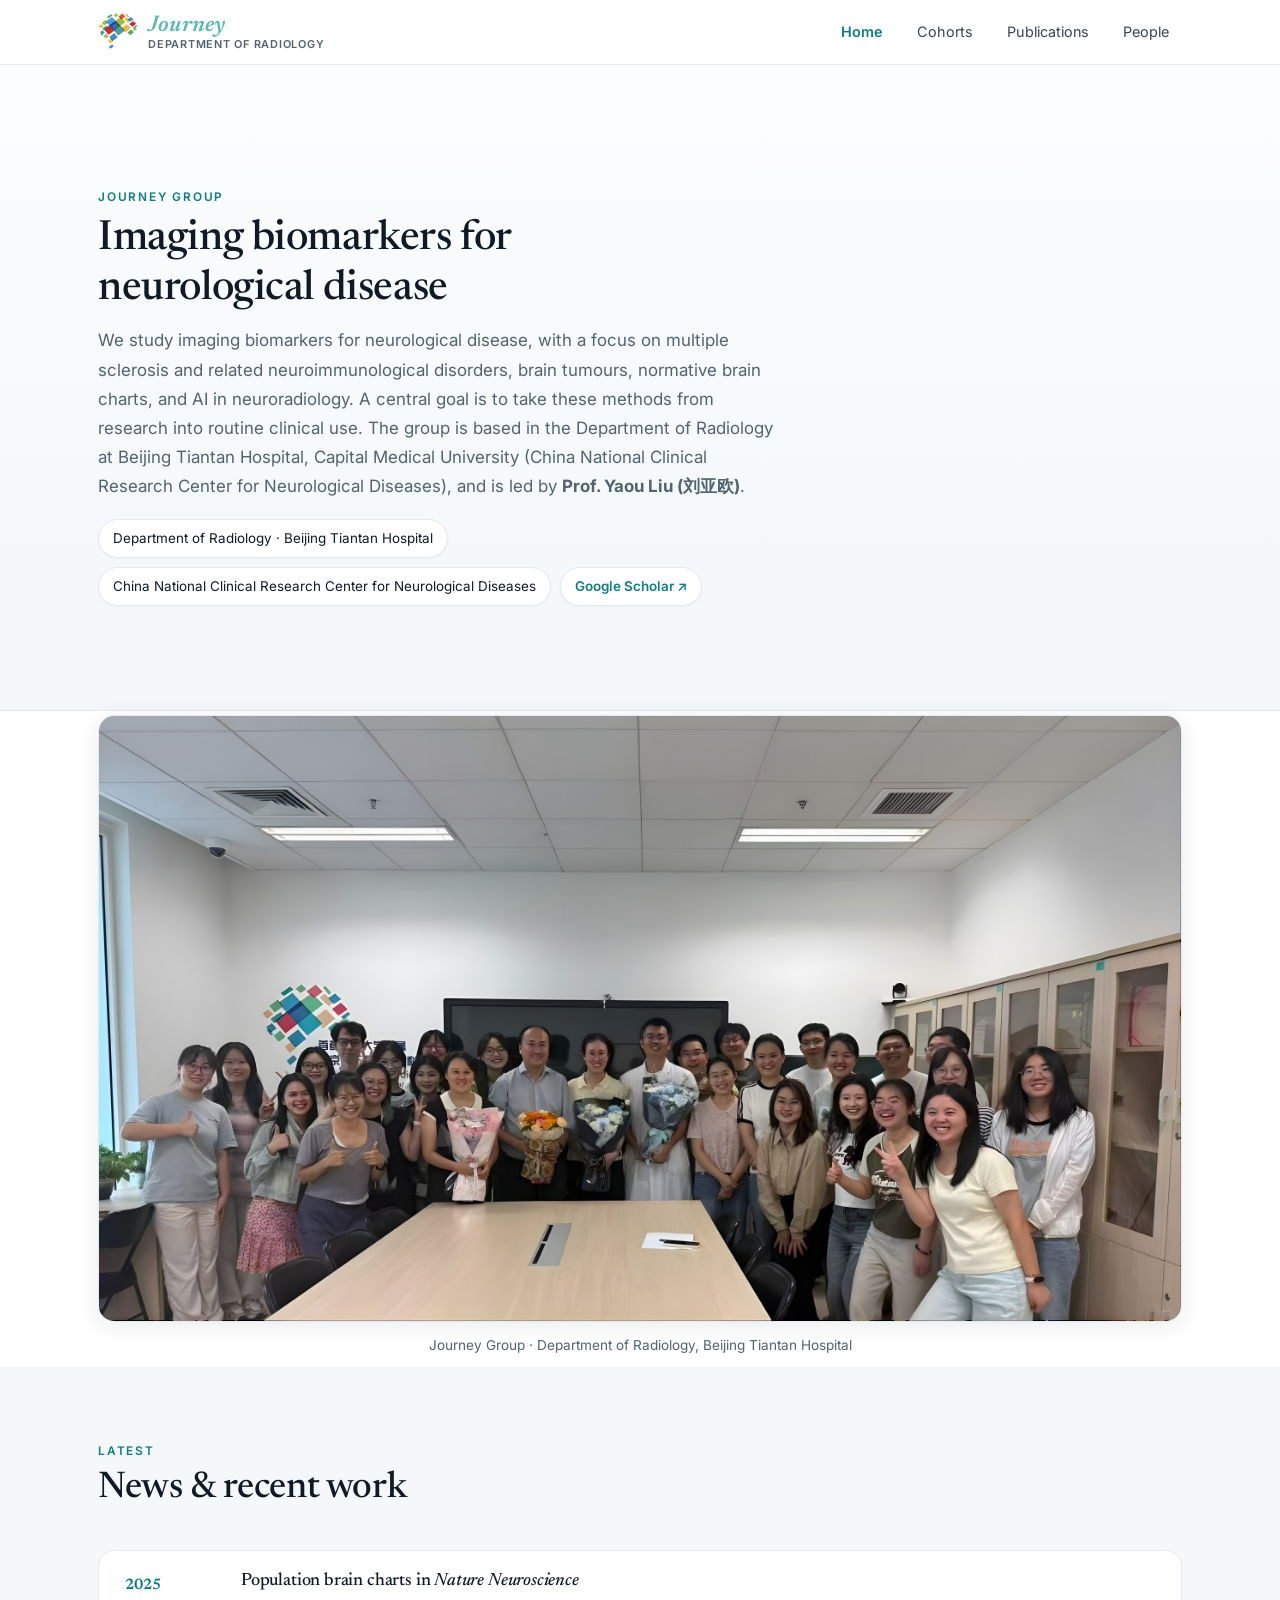
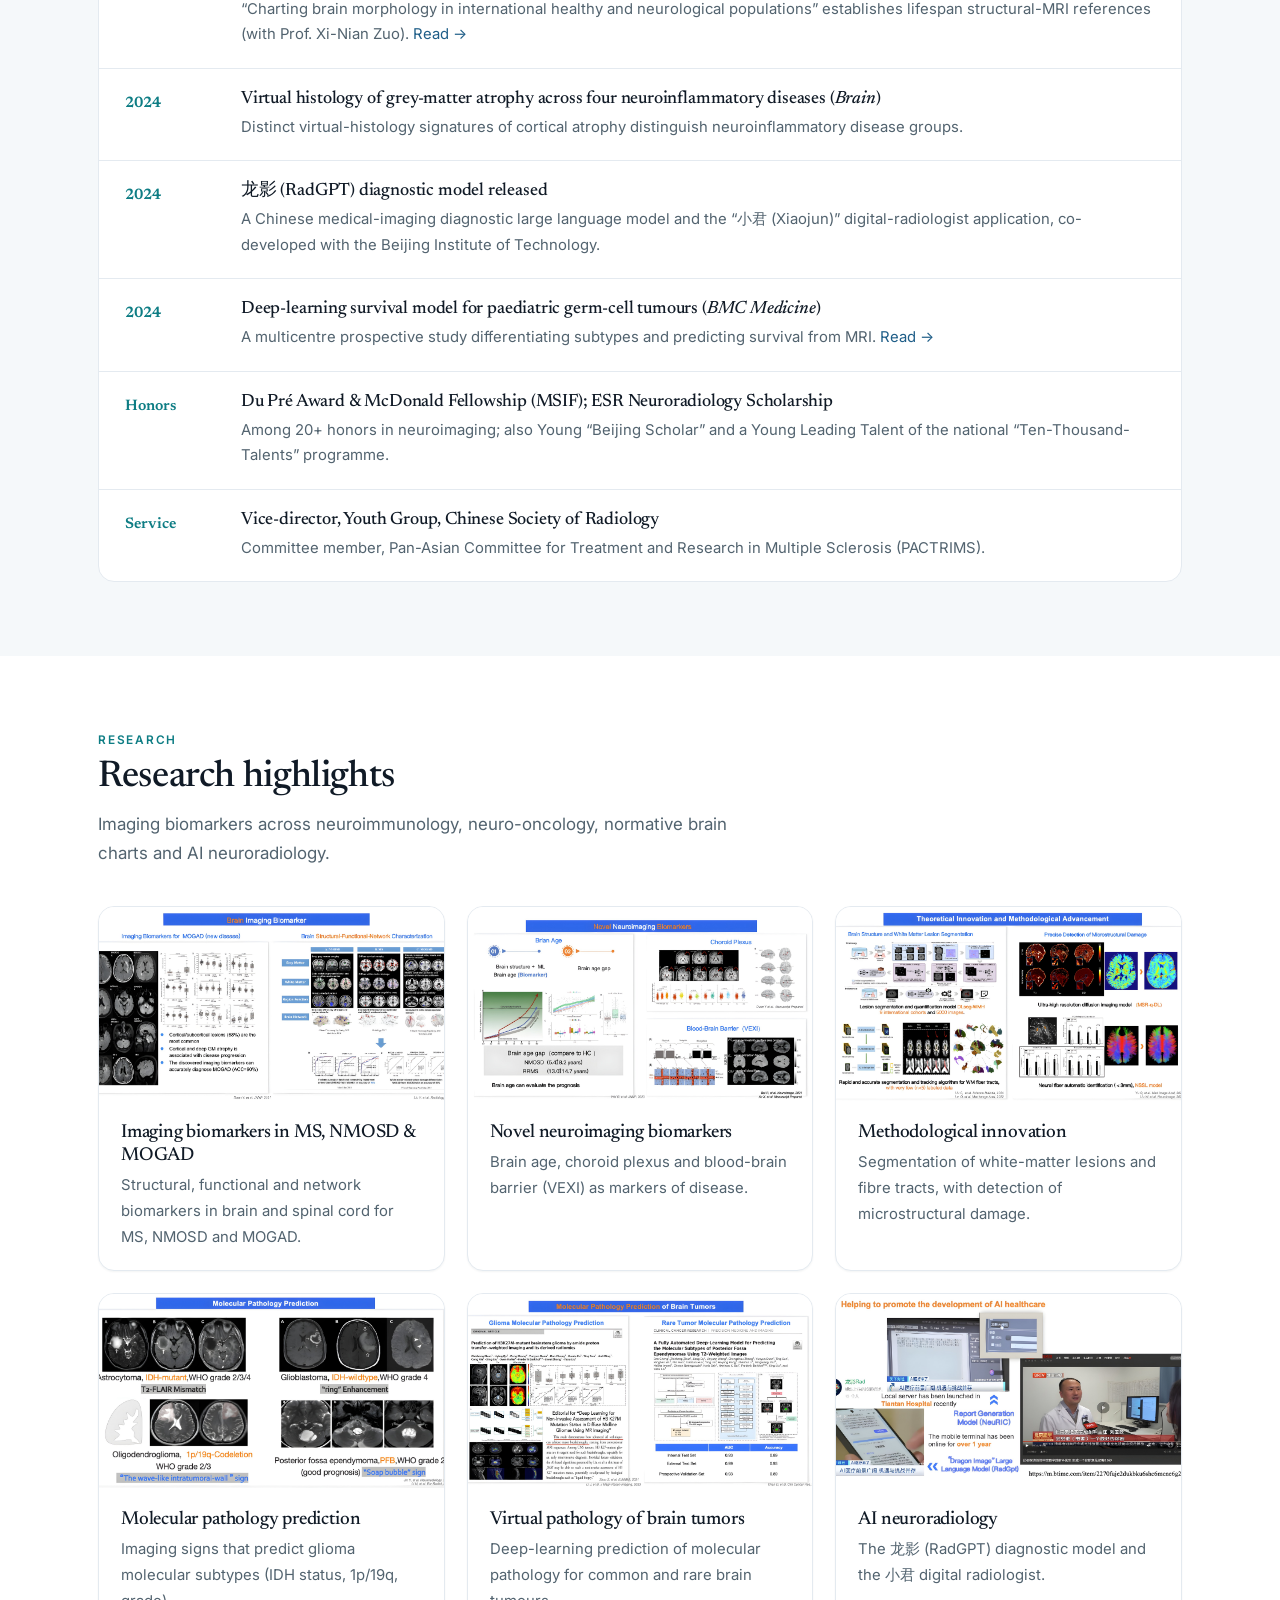
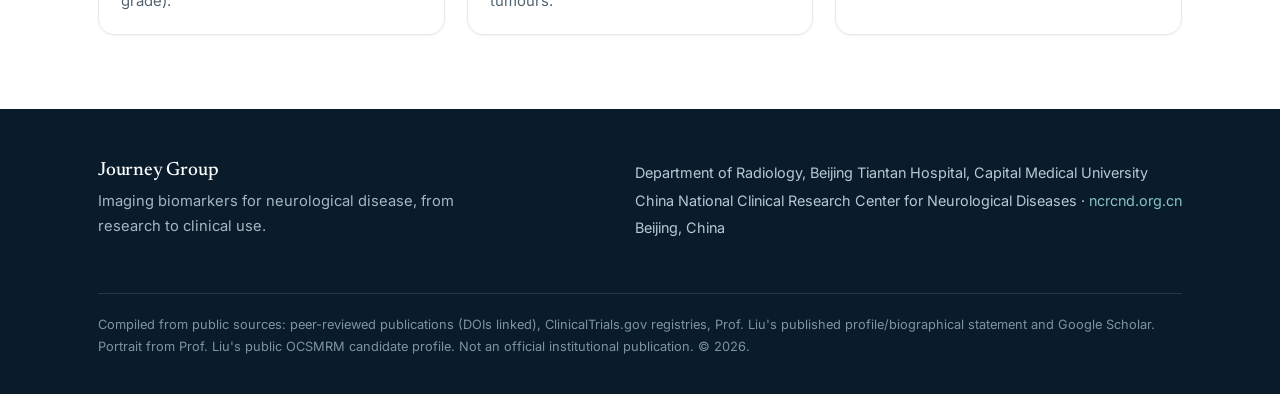
<file: index.html>
<!DOCTYPE html>
<html lang="en">
<head>
<meta charset="UTF-8" />
<meta name="viewport" content="width=device-width, initial-scale=1.0" />
<title>Journey Group · Neuroimaging, Beijing Tiantan Hospital</title>
<meta name="description" content="Prof. Yaou Liu's neuroimaging group, Department of Radiology, Beijing Tiantan Hospital. Imaging biomarkers for neurological disease: brain charts, neuroimmunology, neuro-oncology, and AI neuroradiology." />
<link rel="preconnect" href="https://fonts.googleapis.com"><link rel="preconnect" href="https://fonts.gstatic.com" crossorigin>
<link href="https://fonts.googleapis.com/css2?family=Newsreader:ital,opsz,wght@0,6..72,400;0,6..72,500;0,6..72,600;1,6..72,400&family=Inter:wght@400;450;500;600&display=swap" rel="stylesheet">
<link rel="stylesheet" href="assets/style.css">
</head>
<body>

<header class="nav"><div class="wrap">
  <a class="brand" href="index.html"><img class="logo" src="assets/logo.png" alt="Journey"><span class="lock"><span class="wm">Journey</span><span class="dept">Department of Radiology</span></span></a>
  <button class="menubtn" aria-label="menu">☰</button>
  <nav class="navlinks">
    <a href="index.html" class="active">Home</a>
    
    <a href="cohorts.html">Cohorts</a>
    <a href="publications.html">Publications</a>
    <a href="people.html">People</a>
  </nav>
</div></header>

<!-- INTRO (short bio, no single photo) -->
<section class="intro">
  <div class="wrap" style="padding:48px 28px 30px">
    <div class="introtxt" style="max-width:74ch">
      <div class="eyebrow">Journey Group</div>
      <h1>Imaging biomarkers for neurological disease</h1>
      <p>We study imaging biomarkers for neurological disease, with a focus on multiple sclerosis and
        related neuroimmunological disorders, brain tumours, normative brain charts, and AI in
        neuroradiology. A central goal is to take these methods from research into routine clinical
        use. The group is based in the Department of Radiology at Beijing Tiantan Hospital, Capital
        Medical University (China National Clinical Research Center for Neurological Diseases), and is
        led by <b>Prof. Yaou Liu (刘亚欧)</b>.</p>
      <div class="chips">
        <span>Department of Radiology · Beijing Tiantan Hospital</span>
        <span>China National Clinical Research Center for Neurological Diseases</span>
        <a class="chip-link" href="https://scholar.google.com/citations?user=LELjjlcAAAAJ&hl=en" target="_blank" rel="noopener">Google Scholar ↗</a>
      </div>
    </div>
  </div>
</section>

<!-- GROUP PHOTO -->
<section style="padding:0">
  <div class="wrap" style="padding-top:4px;padding-bottom:10px">
    <figure class="teamphoto reveal" style="margin:0">
      <img src="assets/team.jpg" alt="The Journey Group">
    </figure>
    <p class="muted center" style="font-size:.85rem;margin:12px 0 0">Journey Group · Department of Radiology, Beijing Tiantan Hospital</p>
  </div>
</section>

<!-- LATEST NEWS -->
<section class="soft">
  <div class="wrap">
    <div class="shead"><div class="eyebrow">Latest</div><h2>News &amp; recent work</h2></div>
    <div class="news">
      <article class="newsitem reveal"><time>2025</time>
        <div><h3>Population brain charts in <i>Nature Neuroscience</i></h3>
          <p>“Charting brain morphology in international healthy and neurological populations”
            establishes lifespan structural-MRI references (with Prof. Xi-Nian Zuo).
            <a href="https://doi.org/10.1038/s41593-025-02144-5" target="_blank" rel="noopener">Read →</a></p></div></article>
      <article class="newsitem reveal"><time>2024</time>
        <div><h3>Virtual histology of grey-matter atrophy across four neuroinflammatory diseases (<i>Brain</i>)</h3>
          <p>Distinct virtual-histology signatures of cortical atrophy distinguish neuroinflammatory
            disease groups.</p></div></article>
      <article class="newsitem reveal"><time>2024</time>
        <div><h3>龙影 (RadGPT) diagnostic model released</h3>
          <p>A Chinese medical-imaging diagnostic large language model and the “小君 (Xiaojun)”
            digital-radiologist application, co-developed with the Beijing Institute of Technology.</p></div></article>
      <article class="newsitem reveal"><time>2024</time>
        <div><h3>Deep-learning survival model for paediatric germ-cell tumours (<i>BMC Medicine</i>)</h3>
          <p>A multicentre prospective study differentiating subtypes and predicting survival from MRI.
            <a href="https://doi.org/10.1186/s12916-024-03575-w" target="_blank" rel="noopener">Read →</a></p></div></article>
      <article class="newsitem reveal"><time>Honors</time>
        <div><h3>Du Pré Award &amp; McDonald Fellowship (MSIF); ESR Neuroradiology Scholarship</h3>
          <p>Among 20+ honors in neuroimaging; also Young “Beijing Scholar” and a Young Leading Talent
            of the national “Ten-Thousand-Talents” programme.</p></div></article>
      <article class="newsitem reveal"><time>Service</time>
        <div><h3>Vice-director, Youth Group, Chinese Society of Radiology</h3>
          <p>Committee member, Pan-Asian Committee for Treatment and Research in Multiple Sclerosis (PACTRIMS).</p></div></article>
    </div>
  </div>
</section>

<!-- RESEARCH HIGHLIGHTS -->
<section>
  <div class="wrap">
    <div class="shead"><div class="eyebrow">Research</div>
      <h2>Research highlights</h2>
      <p>Imaging biomarkers across neuroimmunology, neuro-oncology, normative brain charts and AI neuroradiology.</p></div>
    <div class="cards">
      <article class="card reveal"><img src="assets/fig/r1.jpg" alt="MS/NMOSD/MOGAD imaging biomarkers">
        <div class="body"><h3>Imaging biomarkers in MS, NMOSD &amp; MOGAD</h3>
          <p>Structural, functional and network biomarkers in brain and spinal cord for MS, NMOSD and MOGAD.</p></div></article>
      <article class="card reveal"><img src="assets/fig/r2.jpg" alt="Novel neuroimaging biomarkers">
        <div class="body"><h3>Novel neuroimaging biomarkers</h3>
          <p>Brain age, choroid plexus and blood-brain barrier (VEXI) as markers of disease.</p></div></article>
      <article class="card reveal"><img src="assets/fig/r3.jpg" alt="Methodological innovation">
        <div class="body"><h3>Methodological innovation</h3>
          <p>Segmentation of white-matter lesions and fibre tracts, with detection of microstructural damage.</p></div></article>
      <article class="card reveal"><img src="assets/fig/r4.jpg" alt="Molecular pathology prediction">
        <div class="body"><h3>Molecular pathology prediction</h3>
          <p>Imaging signs that predict glioma molecular subtypes (IDH status, 1p/19q, grade).</p></div></article>
      <article class="card reveal"><img src="assets/fig/r5.jpg" alt="Virtual pathology of brain tumors">
        <div class="body"><h3>Virtual pathology of brain tumors</h3>
          <p>Deep-learning prediction of molecular pathology for common and rare brain tumours.</p></div></article>
      <article class="card reveal"><img src="assets/fig/r6.jpg" alt="AI neuroradiology">
        <div class="body"><h3>AI neuroradiology</h3>
          <p>The 龙影 (RadGPT) diagnostic model and the 小君 digital radiologist.</p></div></article>
    </div>
  </div>
</section>

<footer><div class="wrap">
  <div style="max-width:42ch">
    <h3 class="serif">Journey Group</h3>
    <p style="margin:0;color:#a6b6c2;font-size:.92rem">Imaging biomarkers for neurological disease, from research to clinical use.</p>
  </div>
  <div style="font-size:.9rem;line-height:1.9">
    Department of Radiology, Beijing Tiantan Hospital, Capital Medical University<br/>
    China National Clinical Research Center for Neurological Diseases ·
    <a href="https://ncrcnd.org.cn/English/" target="_blank" rel="noopener">ncrcnd.org.cn</a><br/>Beijing, China
  </div>
  <div class="fine">Compiled from public sources: peer-reviewed publications (DOIs linked), ClinicalTrials.gov
    registries, Prof. Liu's published profile/biographical statement and Google Scholar. Portrait from
    Prof. Liu's public OCSMRM candidate profile. Not an official institutional publication. © 2026.</div>
</div></footer>
<script src="assets/app.js"></script>
</body>
</html>
</file>
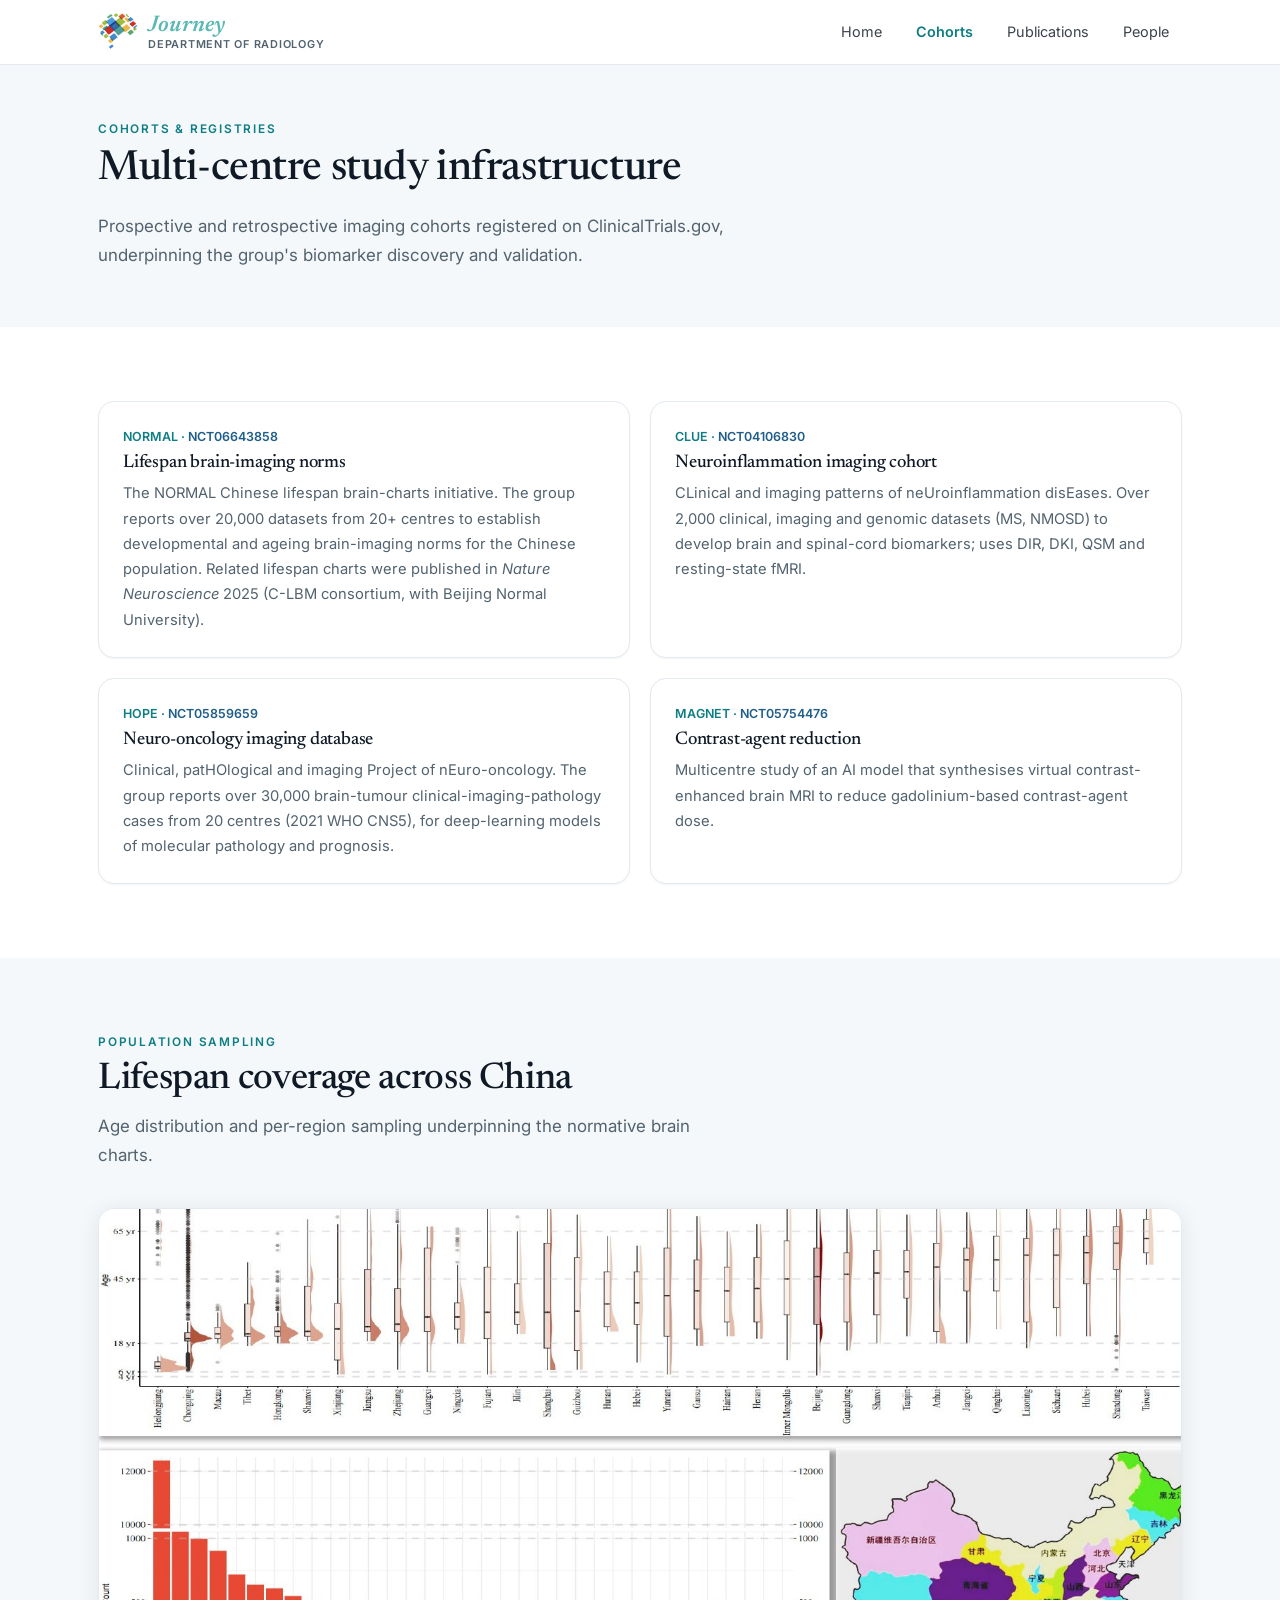
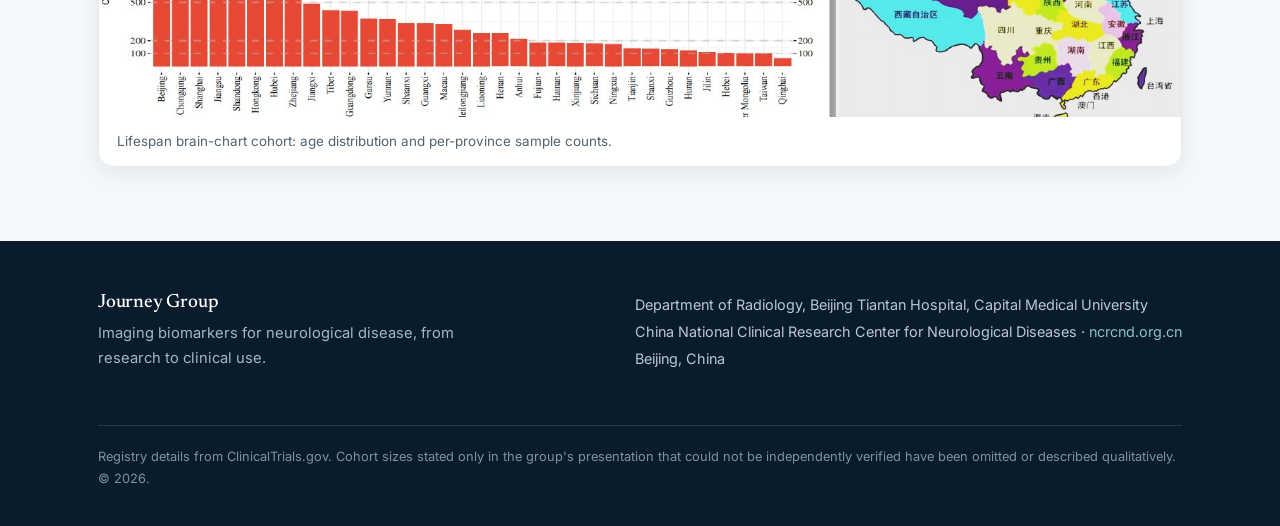
<file: cohorts.html>
<!DOCTYPE html>
<html lang="en">
<head>
<meta charset="UTF-8"><meta name="viewport" content="width=device-width, initial-scale=1.0">
<title>Cohorts &amp; Registries · Journey Group</title>
<link rel="preconnect" href="https://fonts.googleapis.com"><link rel="preconnect" href="https://fonts.gstatic.com" crossorigin>
<link href="https://fonts.googleapis.com/css2?family=Newsreader:ital,opsz,wght@0,6..72,400;0,6..72,500;0,6..72,600;1,6..72,400&family=Inter:wght@400;450;500;600&display=swap" rel="stylesheet">
<link rel="stylesheet" href="assets/style.css">
</head>
<body>
<header class="nav"><div class="wrap">
  <a class="brand" href="index.html"><img class="logo" src="assets/logo.png" alt="Journey"><span class="lock"><span class="wm">Journey</span><span class="dept">Department of Radiology</span></span></a>
  <button class="menubtn" aria-label="menu">☰</button>
  <nav class="navlinks">
    <a href="index.html">Home</a>
    <a href="cohorts.html" class="active">Cohorts</a><a href="publications.html">Publications</a><a href="people.html">People</a>
  </nav>
</div></header>

<section style="background:var(--soft);padding:54px 0 40px">
  <div class="wrap">
    <div class="eyebrow">Cohorts &amp; Registries</div>
    <h1 style="font-size:clamp(1.9rem,3.4vw,2.6rem);margin:.3rem 0 .5rem">Multi-centre study infrastructure</h1>
    <p class="muted" style="max-width:66ch;font-size:1.06rem">Prospective and retrospective imaging
      cohorts registered on ClinicalTrials.gov, underpinning the group's biomarker discovery and validation.</p>
  </div>
</section>

<section>
  <div class="wrap">
    <div class="cohorts">
      <div class="cohort reveal"><div class="reg">NORMAL · <a href="https://clinicaltrials.gov/study/NCT06643858" target="_blank" rel="noopener">NCT06643858</a></div>
        <h3>Lifespan brain-imaging norms</h3>
        <p>The NORMAL Chinese lifespan brain-charts initiative. The group reports over 20,000 datasets from
          20+ centres to establish developmental and ageing brain-imaging norms for the Chinese
          population. Related lifespan charts were published in <i>Nature Neuroscience</i> 2025
          (C-LBM consortium, with Beijing Normal University).</p></div>
      <div class="cohort reveal"><div class="reg">CLUE · <a href="https://clinicaltrials.gov/study/NCT04106830" target="_blank" rel="noopener">NCT04106830</a></div>
        <h3>Neuroinflammation imaging cohort</h3>
        <p>CLinical and imaging patterns of neUroinflammation disEases. Over 2,000 clinical, imaging and genomic
          datasets (MS, NMOSD) to develop brain and spinal-cord biomarkers; uses DIR, DKI, QSM and
          resting-state fMRI.</p></div>
      <div class="cohort reveal"><div class="reg">HOPE · <a href="https://clinicaltrials.gov/study/NCT05859659" target="_blank" rel="noopener">NCT05859659</a></div>
        <h3>Neuro-oncology imaging database</h3>
        <p>Clinical, patHOlogical and imaging Project of nEuro-oncology. The group reports over 30,000
          brain-tumour clinical-imaging-pathology cases from 20 centres (2021 WHO CNS5), for
          deep-learning models of molecular pathology and prognosis.</p></div>
      <div class="cohort reveal"><div class="reg">MAGNET · <a href="https://clinicaltrials.gov/study/NCT05754476" target="_blank" rel="noopener">NCT05754476</a></div>
        <h3>Contrast-agent reduction</h3>
        <p>Multicentre study of an AI model that synthesises virtual contrast-enhanced brain MRI to
          reduce gadolinium-based contrast-agent dose.</p></div>
    </div>
  </div>
</section>

<section class="soft">
  <div class="wrap">
    <div class="shead reveal"><div class="eyebrow">Population sampling</div>
      <h2>Lifespan coverage across China</h2>
      <p>Age distribution and per-region sampling underpinning the normative brain charts.</p></div>
    <figure class="reveal" style="margin:0;border:1px solid var(--line);border-radius:16px;overflow:hidden;box-shadow:var(--shadow)">
      <img src="assets/fig/cohortmap.jpg" alt="Age distribution and provincial sampling" style="width:100%;display:block">
      <figcaption style="font-size:.84rem;color:var(--muted);padding:13px 18px;background:#fff">
        Lifespan brain-chart cohort: age distribution and per-province sample counts.</figcaption>
    </figure>
  </div>
</section>

<footer><div class="wrap">
  <div style="max-width:42ch"><h3 class="serif">Journey Group</h3>
    <p style="margin:0;color:#a6b6c2;font-size:.92rem">Imaging biomarkers for neurological disease, from research to clinical use.</p></div>
  <div style="font-size:.9rem;line-height:1.9">Department of Radiology, Beijing Tiantan Hospital, Capital Medical University<br/>
    China National Clinical Research Center for Neurological Diseases · <a href="https://ncrcnd.org.cn/English/" target="_blank" rel="noopener">ncrcnd.org.cn</a><br/>Beijing, China</div>
  <div class="fine">Registry details from ClinicalTrials.gov. Cohort sizes stated only in the group's
    presentation that could not be independently verified have been omitted or described qualitatively. © 2026.</div>
</div></footer>
<script src="assets/app.js"></script>
</body>
</html>
</file>
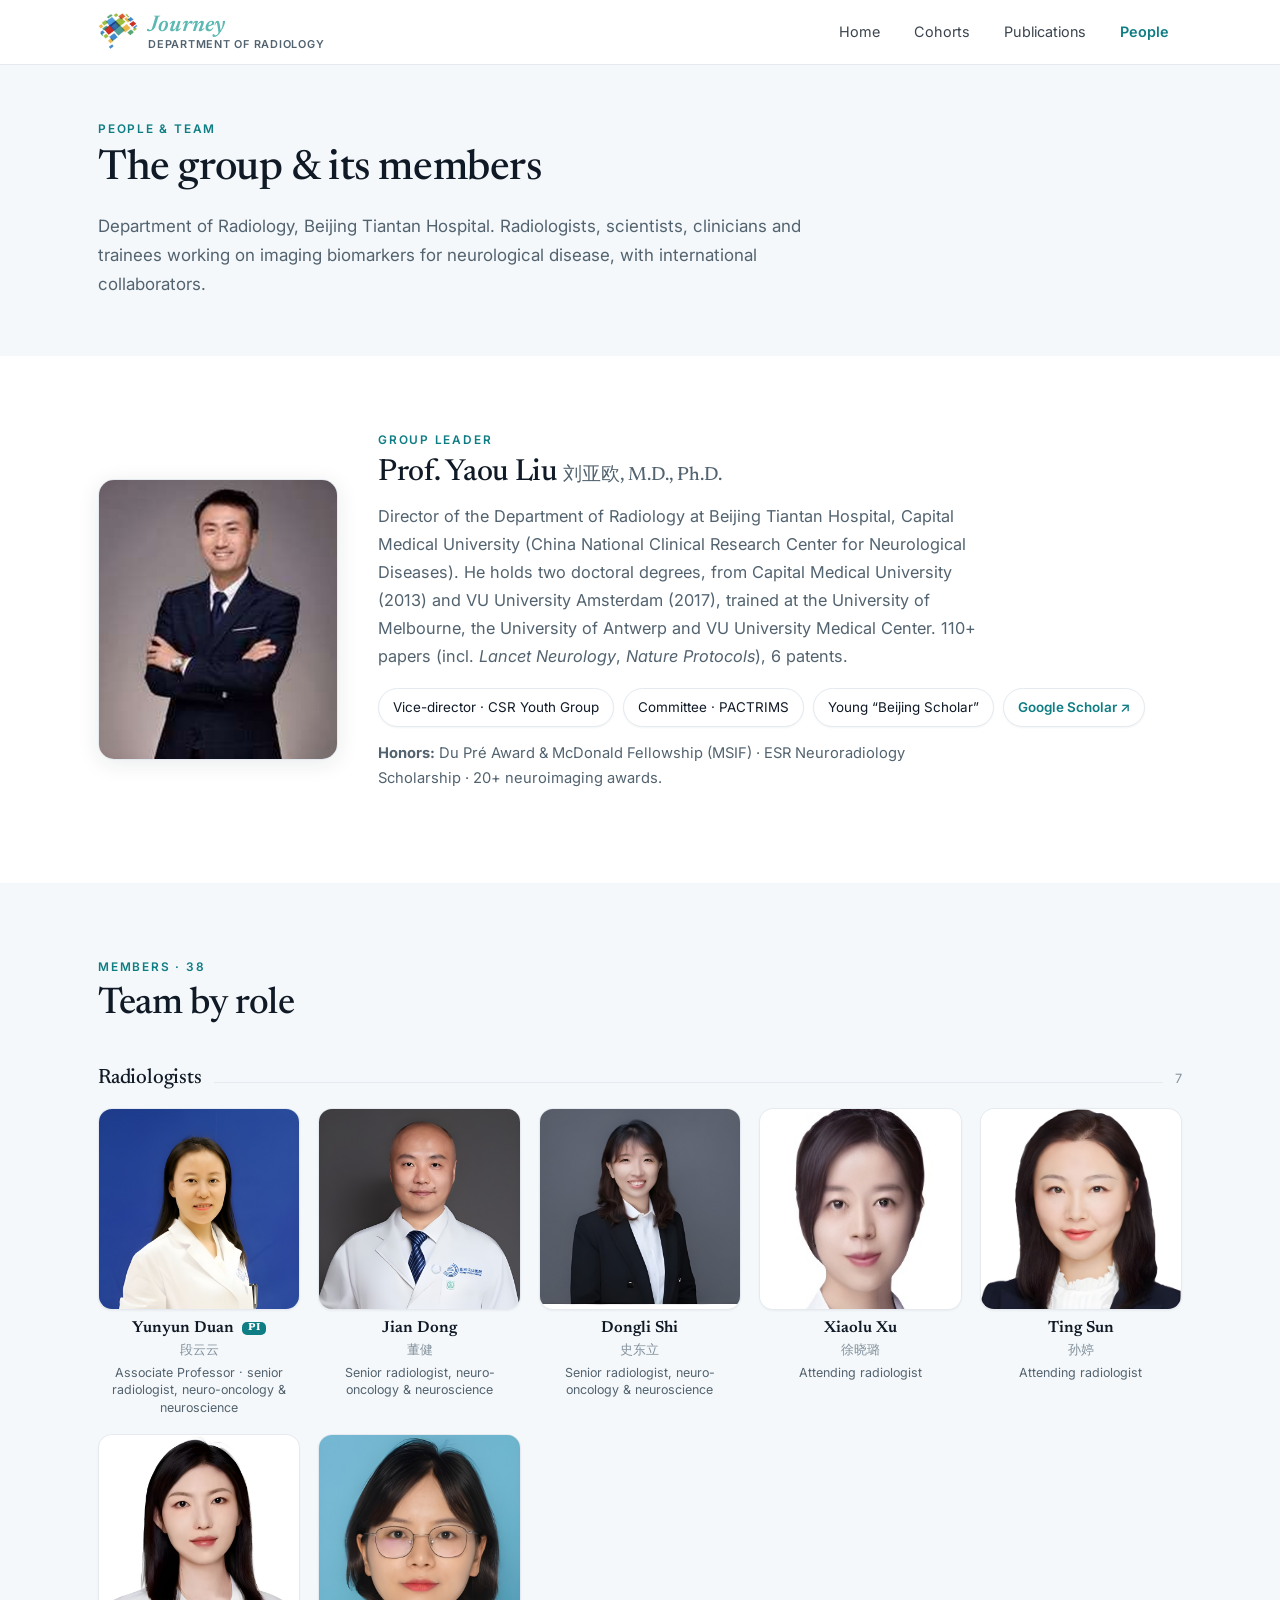
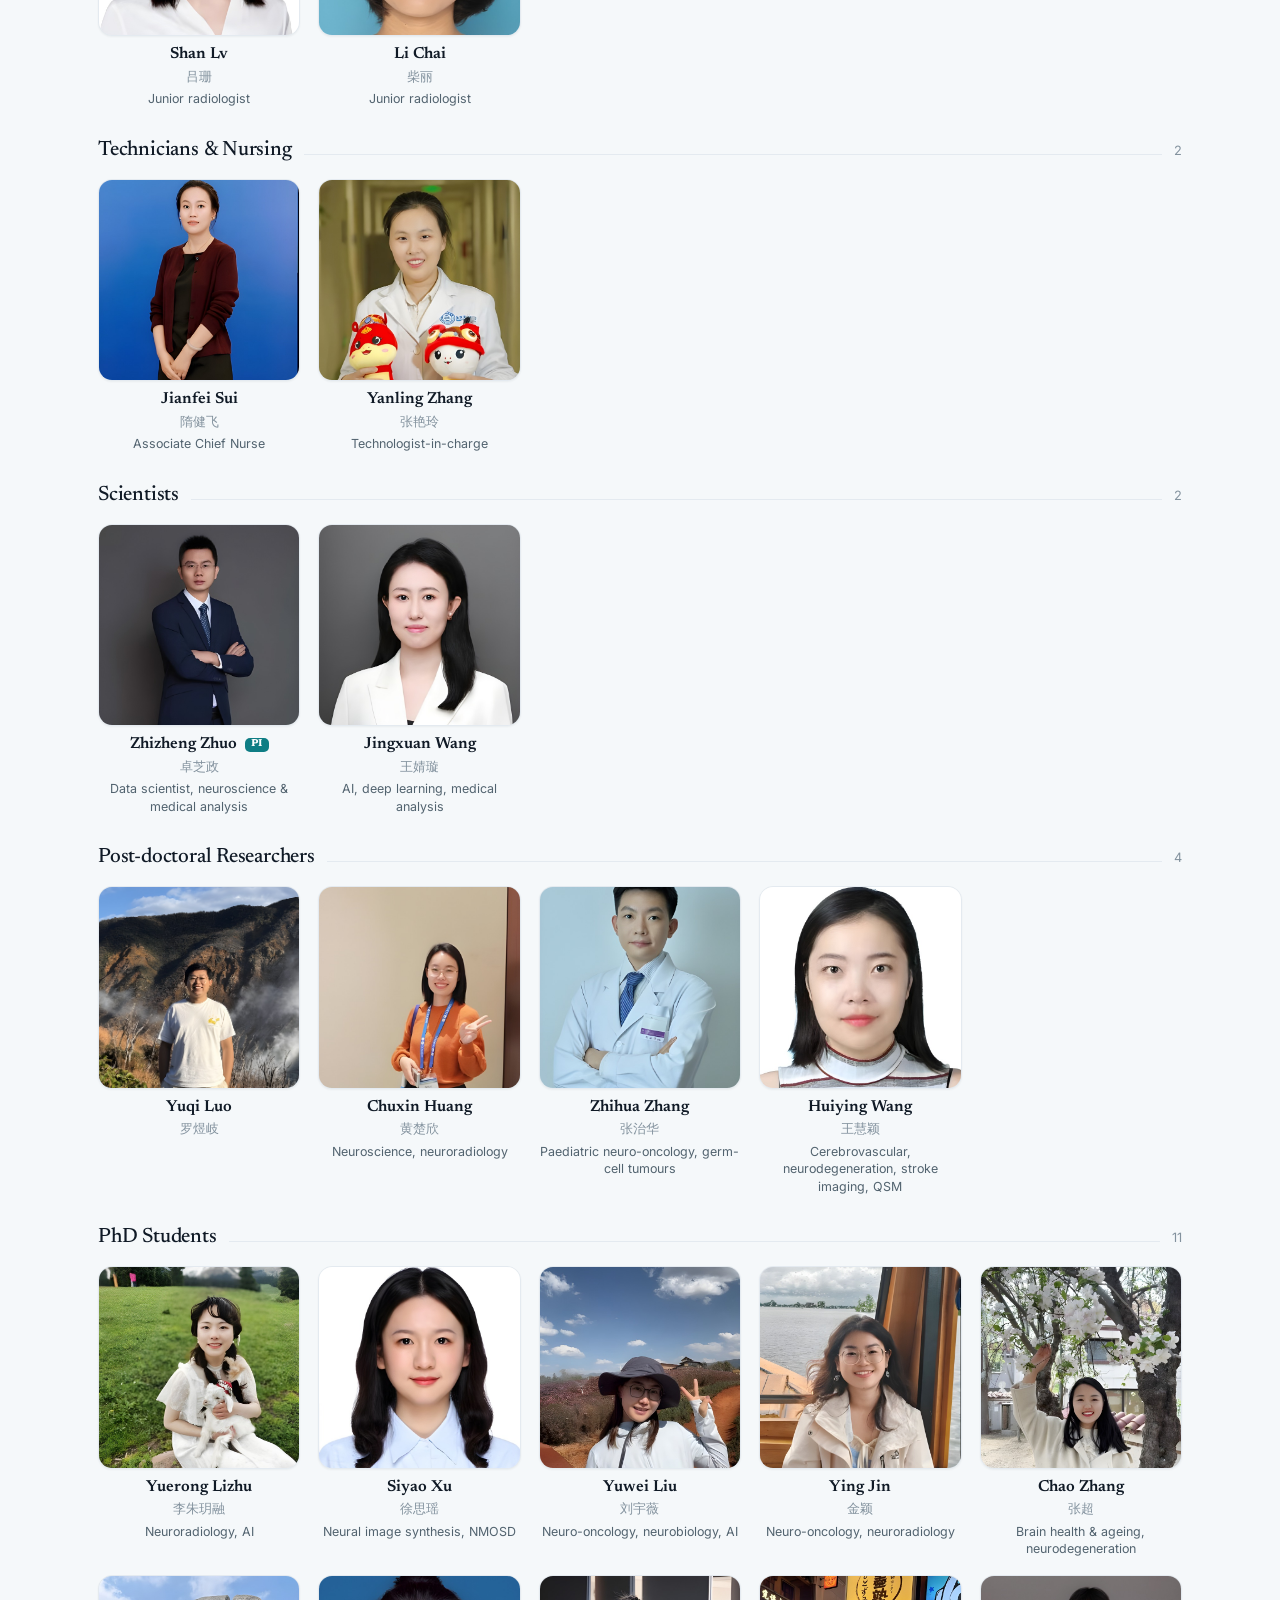
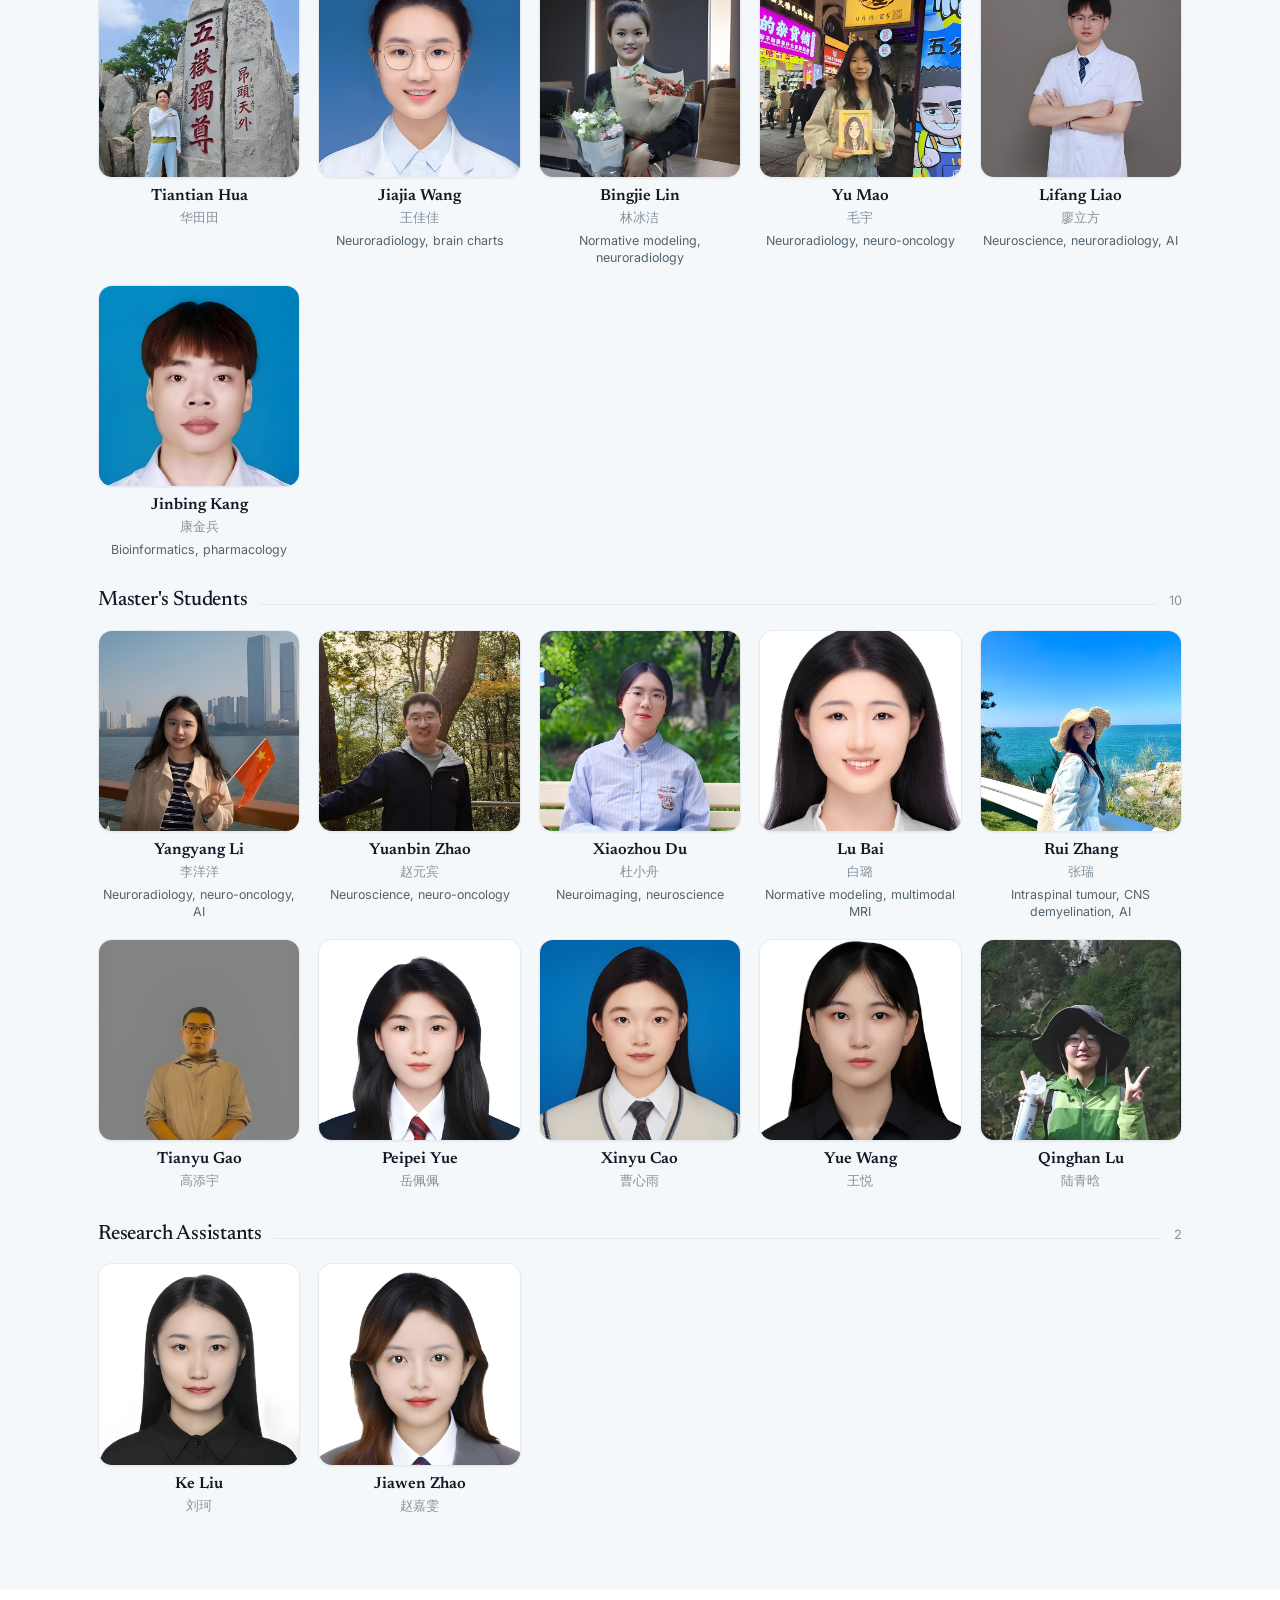
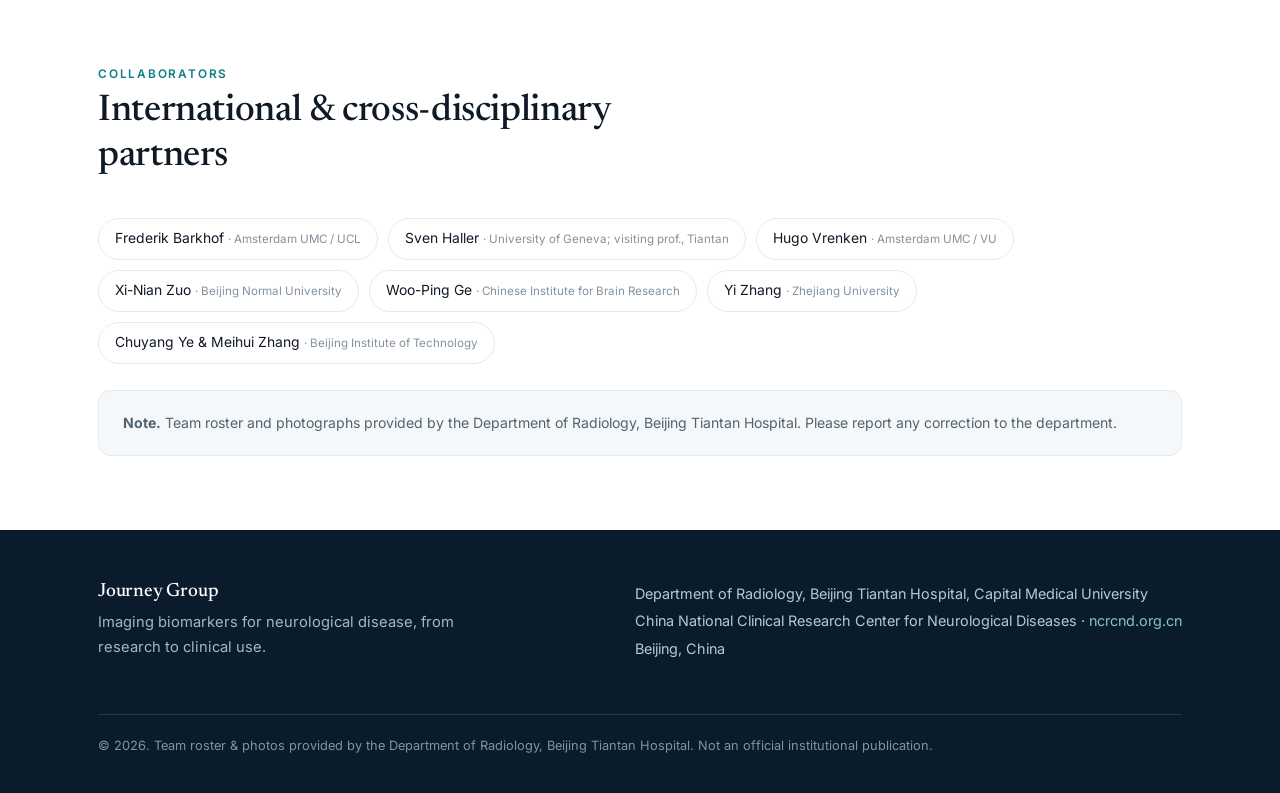
<file: people.html>
<!DOCTYPE html>
<html lang="en">
<head>
<meta charset="UTF-8"><meta name="viewport" content="width=device-width, initial-scale=1.0">
<title>People &amp; Team · Journey Group</title>
<link rel="preconnect" href="https://fonts.googleapis.com"><link rel="preconnect" href="https://fonts.gstatic.com" crossorigin>
<link href="https://fonts.googleapis.com/css2?family=Newsreader:ital,opsz,wght@0,6..72,400;0,6..72,500;0,6..72,600;1,6..72,400&family=Inter:wght@400;450;500;600&display=swap" rel="stylesheet">
<link rel="stylesheet" href="assets/style.css">
</head>
<body>
<header class="nav"><div class="wrap">
  <a class="brand" href="index.html"><img class="logo" src="assets/logo.png" alt="Journey"><span class="lock"><span class="wm">Journey</span><span class="dept">Department of Radiology</span></span></a>
  <button class="menubtn" aria-label="menu">☰</button>
  <nav class="navlinks">
    <a href="index.html">Home</a><a href="cohorts.html">Cohorts</a>
    <a href="publications.html">Publications</a><a href="people.html" class="active">People</a>
  </nav>
</div></header>
<section style="background:var(--soft);padding:54px 0 40px">
  <div class="wrap">
    <div class="eyebrow">People &amp; Team</div>
    <h1 style="font-size:clamp(1.9rem,3.4vw,2.6rem);margin:.3rem 0 .5rem">The group &amp; its members</h1>
    <p class="muted" style="max-width:66ch;font-size:1.06rem">Department of Radiology, Beijing Tiantan
      Hospital. Radiologists, scientists, clinicians and trainees working on imaging biomarkers for
      neurological disease, with international collaborators.</p>
  </div>
</section>
<section>
  <div class="wrap">
    <div class="intro-grid reveal" style="padding:0">
      <div class="portrait"><img src="assets/yaou-liu.jpg" alt="Prof. Yaou Liu"></div>
      <div class="introtxt">
        <div class="eyebrow">Group Leader</div>
        <h2 style="font-size:1.9rem;margin:.3rem 0 .6rem">Prof. Yaou Liu <span class="muted serif" style="font-size:1.2rem">刘亚欧, M.D., Ph.D.</span></h2>
        <p style="font-size:1.02rem">Director of the Department of Radiology at Beijing Tiantan Hospital,
          Capital Medical University (China National Clinical Research Center for Neurological Diseases).
          He holds two doctoral degrees, from Capital Medical University (2013) and VU University Amsterdam (2017),
          trained at the University of Melbourne, the University of Antwerp and VU University Medical
          Center. 110+ papers (incl. <i>Lancet Neurology</i>, <i>Nature Protocols</i>), 6 patents.</p>
        <div class="chips">
          <span>Vice-director · CSR Youth Group</span><span>Committee · PACTRIMS</span>
          <span>Young “Beijing Scholar”</span>
          <a class="chip-link" href="https://scholar.google.com/citations?user=LELjjlcAAAAJ&hl=en" target="_blank" rel="noopener">Google Scholar ↗</a>
        </div>
        <p class="muted" style="font-size:.92rem;margin-top:14px"><b>Honors:</b> Du Pré Award &amp;
          McDonald Fellowship (MSIF) · ESR Neuroradiology Scholarship · 20+ neuroimaging awards.</p>
      </div>
    </div>
  </div>
</section>
<section class="soft">
  <div class="wrap">
    <div class="shead reveal"><div class="eyebrow">Members · 38</div><h2>Team by role</h2></div>
    <div class="catblock reveal">
      <div class="cathead"><h3 class="serif">Radiologists</h3><span class="ln"></span><span class="ct">7</span></div>
      <div class="roster">
      <div class="member reveal"><img class="ph" src="assets/people/01.jpg" alt="Yunyun Duan"><div class="nm">Yunyun Duan <span class="pi-badge">PI</span></div><div class="cn">段云云</div><div class="iv">Associate Professor · senior radiologist, neuro-oncology & neuroscience</div></div>
      <div class="member reveal"><img class="ph" src="assets/people/02.jpg" alt="Jian Dong"><div class="nm">Jian Dong</div><div class="cn">董健</div><div class="iv">Senior radiologist, neuro-oncology & neuroscience</div></div>
      <div class="member reveal"><img class="ph" src="assets/people/03.jpg" alt="Dongli Shi"><div class="nm">Dongli Shi</div><div class="cn">史东立</div><div class="iv">Senior radiologist, neuro-oncology & neuroscience</div></div>
      <div class="member reveal"><img class="ph" src="assets/people/04.jpg" alt="Xiaolu Xu"><div class="nm">Xiaolu Xu</div><div class="cn">徐晓璐</div><div class="iv">Attending radiologist</div></div>
      <div class="member reveal"><img class="ph" src="assets/people/05.jpg" alt="Ting Sun"><div class="nm">Ting Sun</div><div class="cn">孙婷</div><div class="iv">Attending radiologist</div></div>
      <div class="member reveal"><img class="ph" src="assets/people/06.jpg" alt="Shan Lv"><div class="nm">Shan Lv</div><div class="cn">吕珊</div><div class="iv">Junior radiologist</div></div>
      <div class="member reveal"><img class="ph" src="assets/people/07.jpg" alt="Li Chai"><div class="nm">Li Chai</div><div class="cn">柴丽</div><div class="iv">Junior radiologist</div></div>
      </div>
    </div>
    <div class="catblock reveal">
      <div class="cathead"><h3 class="serif">Technicians &amp; Nursing</h3><span class="ln"></span><span class="ct">2</span></div>
      <div class="roster">
      <div class="member reveal"><img class="ph" src="assets/people/08.jpg" alt="Jianfei Sui"><div class="nm">Jianfei Sui</div><div class="cn">隋健飞</div><div class="iv">Associate Chief Nurse</div></div>
      <div class="member reveal"><img class="ph" src="assets/people/09.jpg" alt="Yanling Zhang"><div class="nm">Yanling Zhang</div><div class="cn">张艳玲</div><div class="iv">Technologist-in-charge</div></div>
      </div>
    </div>
    <div class="catblock reveal">
      <div class="cathead"><h3 class="serif">Scientists</h3><span class="ln"></span><span class="ct">2</span></div>
      <div class="roster">
      <div class="member reveal"><img class="ph" src="assets/people/10.jpg" alt="Zhizheng Zhuo"><div class="nm">Zhizheng Zhuo <span class="pi-badge">PI</span></div><div class="cn">卓芝政</div><div class="iv">Data scientist, neuroscience &amp; medical analysis</div></div>
      <div class="member reveal"><img class="ph" src="assets/people/11.jpg" alt="Jingxuan Wang"><div class="nm">Jingxuan Wang</div><div class="cn">王婧璇</div><div class="iv">AI, deep learning, medical analysis</div></div>
      </div>
    </div>
    <div class="catblock reveal">
      <div class="cathead"><h3 class="serif">Post-doctoral Researchers</h3><span class="ln"></span><span class="ct">4</span></div>
      <div class="roster">
      <div class="member reveal"><img class="ph" src="assets/people/12.jpg" alt="Yuqi Luo"><div class="nm">Yuqi Luo</div><div class="cn">罗煜岐</div></div>
      <div class="member reveal"><img class="ph" src="assets/people/13.jpg" alt="Chuxin Huang"><div class="nm">Chuxin Huang</div><div class="cn">黄楚欣</div><div class="iv">Neuroscience, neuroradiology</div></div>
      <div class="member reveal"><img class="ph" src="assets/people/14.jpg" alt="Zhihua Zhang"><div class="nm">Zhihua Zhang</div><div class="cn">张治华</div><div class="iv">Paediatric neuro-oncology, germ-cell tumours</div></div>
      <div class="member reveal"><img class="ph" src="assets/people/15.jpg" alt="Huiying Wang"><div class="nm">Huiying Wang</div><div class="cn">王慧颖</div><div class="iv">Cerebrovascular, neurodegeneration, stroke imaging, QSM</div></div>
      </div>
    </div>
    <div class="catblock reveal">
      <div class="cathead"><h3 class="serif">PhD Students</h3><span class="ln"></span><span class="ct">11</span></div>
      <div class="roster">
      <div class="member reveal"><img class="ph" src="assets/people/16.jpg" alt="Yuerong Lizhu"><div class="nm">Yuerong Lizhu</div><div class="cn">李朱玥融</div><div class="iv">Neuroradiology, AI</div></div>
      <div class="member reveal"><img class="ph" src="assets/people/17.jpg" alt="Siyao Xu"><div class="nm">Siyao Xu</div><div class="cn">徐思瑶</div><div class="iv">Neural image synthesis, NMOSD</div></div>
      <div class="member reveal"><img class="ph" src="assets/people/18.jpg" alt="Yuwei Liu"><div class="nm">Yuwei Liu</div><div class="cn">刘宇薇</div><div class="iv">Neuro-oncology, neurobiology, AI</div></div>
      <div class="member reveal"><img class="ph" src="assets/people/19.jpg" alt="Ying Jin"><div class="nm">Ying Jin</div><div class="cn">金颖</div><div class="iv">Neuro-oncology, neuroradiology</div></div>
      <div class="member reveal"><img class="ph" src="assets/people/20.jpg" alt="Chao Zhang"><div class="nm">Chao Zhang</div><div class="cn">张超</div><div class="iv">Brain health &amp; ageing, neurodegeneration</div></div>
      <div class="member reveal"><img class="ph" src="assets/people/21.jpg" alt="Tiantian Hua"><div class="nm">Tiantian Hua</div><div class="cn">华田田</div></div>
      <div class="member reveal"><img class="ph" src="assets/people/22.jpg" alt="Jiajia Wang"><div class="nm">Jiajia Wang</div><div class="cn">王佳佳</div><div class="iv">Neuroradiology, brain charts</div></div>
      <div class="member reveal"><img class="ph" src="assets/people/23.jpg" alt="Bingjie Lin"><div class="nm">Bingjie Lin</div><div class="cn">林冰洁</div><div class="iv">Normative modeling, neuroradiology</div></div>
      <div class="member reveal"><img class="ph" src="assets/people/24.jpg" alt="Yu Mao"><div class="nm">Yu Mao</div><div class="cn">毛宇</div><div class="iv">Neuroradiology, neuro-oncology</div></div>
      <div class="member reveal"><img class="ph" src="assets/people/25.jpg" alt="Lifang Liao"><div class="nm">Lifang Liao</div><div class="cn">廖立方</div><div class="iv">Neuroscience, neuroradiology, AI</div></div>
      <div class="member reveal"><img class="ph" src="assets/people/26.jpg" alt="Jinbing Kang"><div class="nm">Jinbing Kang</div><div class="cn">康金兵</div><div class="iv">Bioinformatics, pharmacology</div></div>
      </div>
    </div>
    <div class="catblock reveal">
      <div class="cathead"><h3 class="serif">Master's Students</h3><span class="ln"></span><span class="ct">10</span></div>
      <div class="roster">
      <div class="member reveal"><img class="ph" src="assets/people/27.jpg" alt="Yangyang Li"><div class="nm">Yangyang Li</div><div class="cn">李洋洋</div><div class="iv">Neuroradiology, neuro-oncology, AI</div></div>
      <div class="member reveal"><img class="ph" src="assets/people/28.jpg" alt="Yuanbin Zhao"><div class="nm">Yuanbin Zhao</div><div class="cn">赵元宾</div><div class="iv">Neuroscience, neuro-oncology</div></div>
      <div class="member reveal"><img class="ph" src="assets/people/29.jpg" alt="Xiaozhou Du"><div class="nm">Xiaozhou Du</div><div class="cn">杜小舟</div><div class="iv">Neuroimaging, neuroscience</div></div>
      <div class="member reveal"><img class="ph" src="assets/people/30.jpg" alt="Lu Bai"><div class="nm">Lu Bai</div><div class="cn">白璐</div><div class="iv">Normative modeling, multimodal MRI</div></div>
      <div class="member reveal"><img class="ph" src="assets/people/31.jpg" alt="Rui Zhang"><div class="nm">Rui Zhang</div><div class="cn">张瑞</div><div class="iv">Intraspinal tumour, CNS demyelination, AI</div></div>
      <div class="member reveal"><img class="ph" src="assets/people/32.jpg" alt="Tianyu Gao"><div class="nm">Tianyu Gao</div><div class="cn">高添宇</div></div>
      <div class="member reveal"><img class="ph" src="assets/people/33.jpg" alt="Peipei Yue"><div class="nm">Peipei Yue</div><div class="cn">岳佩佩</div></div>
      <div class="member reveal"><img class="ph" src="assets/people/34.jpg" alt="Xinyu Cao"><div class="nm">Xinyu Cao</div><div class="cn">曹心雨</div></div>
      <div class="member reveal"><img class="ph" src="assets/people/35.jpg" alt="Yue Wang"><div class="nm">Yue Wang</div><div class="cn">王悦</div></div>
      <div class="member reveal"><img class="ph" src="assets/people/36.jpg" alt="Qinghan Lu"><div class="nm">Qinghan Lu</div><div class="cn">陆青晗</div></div>
      </div>
    </div>
    <div class="catblock reveal">
      <div class="cathead"><h3 class="serif">Research Assistants</h3><span class="ln"></span><span class="ct">2</span></div>
      <div class="roster">
      <div class="member reveal"><img class="ph" src="assets/people/37.jpg" alt="Ke Liu"><div class="nm">Ke Liu</div><div class="cn">刘珂</div></div>
      <div class="member reveal"><img class="ph" src="assets/people/38.jpg" alt="Jiawen Zhao"><div class="nm">Jiawen Zhao</div><div class="cn">赵嘉雯</div></div>
      </div>
    </div>
  </div>
</section>
<section>
  <div class="wrap">
    <div class="shead reveal"><div class="eyebrow">Collaborators</div><h2>International &amp; cross-disciplinary partners</h2></div>
    <div class="collab reveal">
      <span>Frederik Barkhof <small>· Amsterdam UMC / UCL</small></span>
      <span>Sven Haller <small>· University of Geneva; visiting prof., Tiantan</small></span>
      <span>Hugo Vrenken <small>· Amsterdam UMC / VU</small></span>
      <span>Xi-Nian Zuo <small>· Beijing Normal University</small></span>
      <span>Woo-Ping Ge <small>· Chinese Institute for Brain Research</small></span>
      <span>Yi Zhang <small>· Zhejiang University</small></span>
      <span>Chuyang Ye &amp; Meihui Zhang <small>· Beijing Institute of Technology</small></span>
    </div>
    <div class="note reveal" style="margin-top:26px"><b>Note.</b> Team roster and photographs provided by
      the Department of Radiology, Beijing Tiantan Hospital. Please report any correction to the department.</div>
  </div>
</section>
<footer><div class="wrap">
  <div style="max-width:42ch"><h3 class="serif">Journey Group</h3>
    <p style="margin:0;color:#a6b6c2;font-size:.92rem">Imaging biomarkers for neurological disease, from research to clinical use.</p></div>
  <div style="font-size:.9rem;line-height:1.9">Department of Radiology, Beijing Tiantan Hospital, Capital Medical University<br/>
    China National Clinical Research Center for Neurological Diseases · <a href="https://ncrcnd.org.cn/English/" target="_blank" rel="noopener">ncrcnd.org.cn</a><br/>Beijing, China</div>
  <div class="fine">© 2026. Team roster &amp; photos provided by the Department of Radiology, Beijing Tiantan Hospital. Not an official institutional publication.</div>
</div></footer>
<script src="assets/app.js"></script>
</body>
</html>
</file>
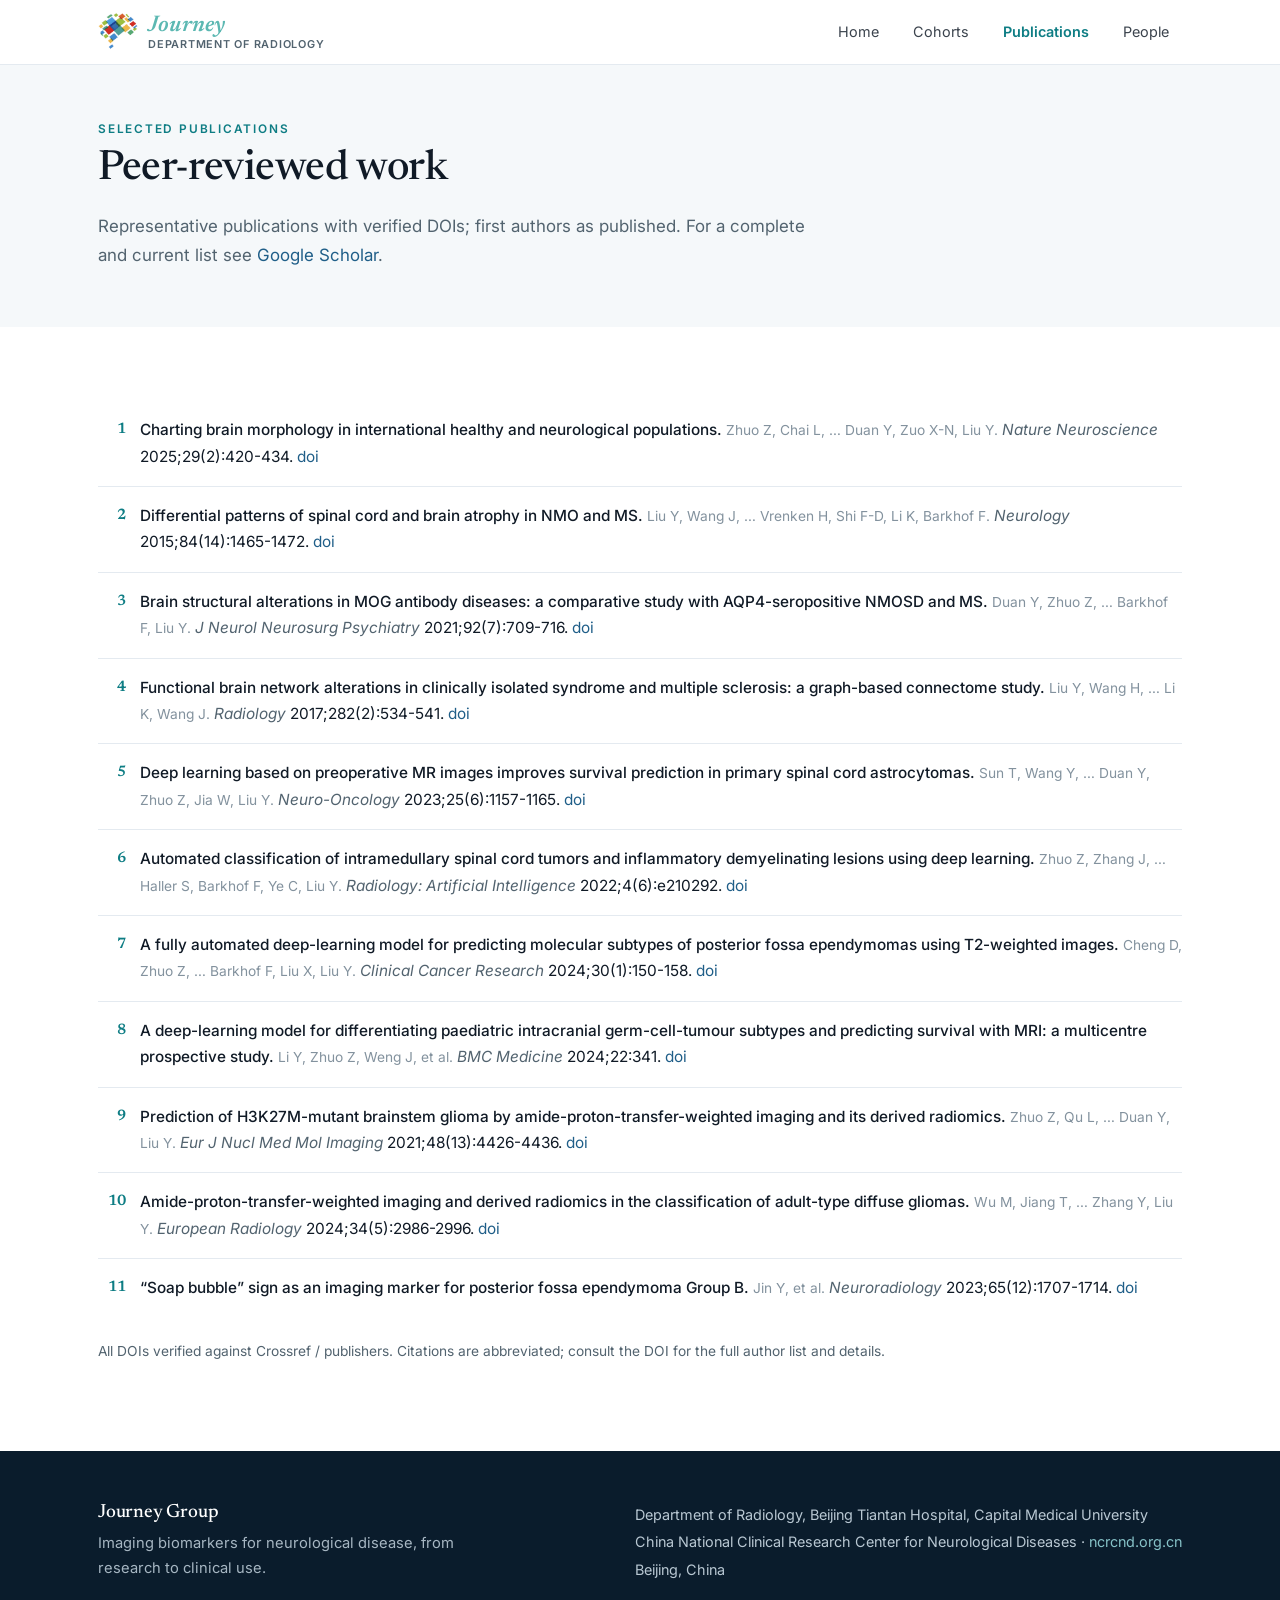
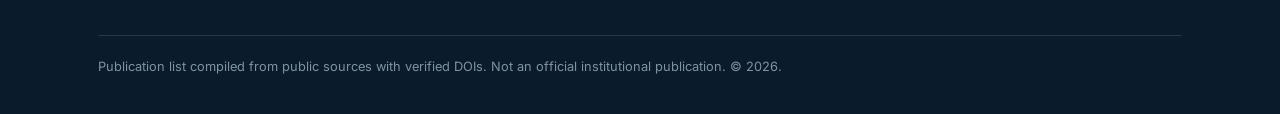
<file: publications.html>
<!DOCTYPE html>
<html lang="en">
<head>
<meta charset="UTF-8"><meta name="viewport" content="width=device-width, initial-scale=1.0">
<title>Publications · Journey Group</title>
<link rel="preconnect" href="https://fonts.googleapis.com"><link rel="preconnect" href="https://fonts.gstatic.com" crossorigin>
<link href="https://fonts.googleapis.com/css2?family=Newsreader:ital,opsz,wght@0,6..72,400;0,6..72,500;0,6..72,600;1,6..72,400&family=Inter:wght@400;450;500;600&display=swap" rel="stylesheet">
<link rel="stylesheet" href="assets/style.css">
</head>
<body>
<header class="nav"><div class="wrap">
  <a class="brand" href="index.html"><img class="logo" src="assets/logo.png" alt="Journey"><span class="lock"><span class="wm">Journey</span><span class="dept">Department of Radiology</span></span></a>
  <button class="menubtn" aria-label="menu">☰</button>
  <nav class="navlinks">
    <a href="index.html">Home</a>
    <a href="cohorts.html">Cohorts</a><a href="publications.html" class="active">Publications</a><a href="people.html">People</a>
  </nav>
</div></header>

<section style="background:var(--soft);padding:54px 0 40px">
  <div class="wrap">
    <div class="eyebrow">Selected Publications</div>
    <h1 style="font-size:clamp(1.9rem,3.4vw,2.6rem);margin:.3rem 0 .5rem">Peer-reviewed work</h1>
    <p class="muted" style="max-width:66ch;font-size:1.06rem">Representative publications with verified
      DOIs; first authors as published. For a complete and current list see
      <a href="https://scholar.google.com/citations?user=LELjjlcAAAAJ&hl=en" target="_blank" rel="noopener">Google Scholar</a>.</p>
  </div>
</section>

<section>
  <div class="wrap">
    <ol class="pubs">
      <li><span class="t">Charting brain morphology in international healthy and neurological populations.</span>
        <span class="au"> Zhuo Z, Chai L, … Duan Y, Zuo X-N, Liu Y.</span>
        <span class="src"> Nature Neuroscience</span> 2025;29(2):420-434. <a href="https://doi.org/10.1038/s41593-025-02144-5" target="_blank" rel="noopener">doi</a></li>
      <li><span class="t">Differential patterns of spinal cord and brain atrophy in NMO and MS.</span>
        <span class="au"> Liu Y, Wang J, … Vrenken H, Shi F-D, Li K, Barkhof F.</span>
        <span class="src"> Neurology</span> 2015;84(14):1465-1472. <a href="https://doi.org/10.1212/WNL.0000000000001441" target="_blank" rel="noopener">doi</a></li>
      <li><span class="t">Brain structural alterations in MOG antibody diseases: a comparative study with AQP4-seropositive NMOSD and MS.</span>
        <span class="au"> Duan Y, Zhuo Z, … Barkhof F, Liu Y.</span>
        <span class="src"> J Neurol Neurosurg Psychiatry</span> 2021;92(7):709-716. <a href="https://doi.org/10.1136/jnnp-2020-324826" target="_blank" rel="noopener">doi</a></li>
      <li><span class="t">Functional brain network alterations in clinically isolated syndrome and multiple sclerosis: a graph-based connectome study.</span>
        <span class="au"> Liu Y, Wang H, … Li K, Wang J.</span>
        <span class="src"> Radiology</span> 2017;282(2):534-541. <a href="https://doi.org/10.1148/radiol.2016152843" target="_blank" rel="noopener">doi</a></li>
      <li><span class="t">Deep learning based on preoperative MR images improves survival prediction in primary spinal cord astrocytomas.</span>
        <span class="au"> Sun T, Wang Y, … Duan Y, Zhuo Z, Jia W, Liu Y.</span>
        <span class="src"> Neuro-Oncology</span> 2023;25(6):1157-1165. <a href="https://doi.org/10.1093/neuonc/noac280" target="_blank" rel="noopener">doi</a></li>
      <li><span class="t">Automated classification of intramedullary spinal cord tumors and inflammatory demyelinating lesions using deep learning.</span>
        <span class="au"> Zhuo Z, Zhang J, … Haller S, Barkhof F, Ye C, Liu Y.</span>
        <span class="src"> Radiology: Artificial Intelligence</span> 2022;4(6):e210292. <a href="https://doi.org/10.1148/ryai.210292" target="_blank" rel="noopener">doi</a></li>
      <li><span class="t">A fully automated deep-learning model for predicting molecular subtypes of posterior fossa ependymomas using T2-weighted images.</span>
        <span class="au"> Cheng D, Zhuo Z, … Barkhof F, Liu X, Liu Y.</span>
        <span class="src"> Clinical Cancer Research</span> 2024;30(1):150-158. <a href="https://doi.org/10.1158/1078-0432.CCR-23-1461" target="_blank" rel="noopener">doi</a></li>
      <li><span class="t">A deep-learning model for differentiating paediatric intracranial germ-cell-tumour subtypes and predicting survival with MRI: a multicentre prospective study.</span>
        <span class="au"> Li Y, Zhuo Z, Weng J, et al.</span>
        <span class="src"> BMC Medicine</span> 2024;22:341. <a href="https://doi.org/10.1186/s12916-024-03575-w" target="_blank" rel="noopener">doi</a></li>
      <li><span class="t">Prediction of H3K27M-mutant brainstem glioma by amide-proton-transfer-weighted imaging and its derived radiomics.</span>
        <span class="au"> Zhuo Z, Qu L, … Duan Y, Liu Y.</span>
        <span class="src"> Eur J Nucl Med Mol Imaging</span> 2021;48(13):4426-4436. <a href="https://doi.org/10.1007/s00259-021-05455-4" target="_blank" rel="noopener">doi</a></li>
      <li><span class="t">Amide-proton-transfer-weighted imaging and derived radiomics in the classification of adult-type diffuse gliomas.</span>
        <span class="au"> Wu M, Jiang T, … Zhang Y, Liu Y.</span>
        <span class="src"> European Radiology</span> 2024;34(5):2986-2996. <a href="https://doi.org/10.1007/s00330-023-10343-6" target="_blank" rel="noopener">doi</a></li>
      <li><span class="t">“Soap bubble” sign as an imaging marker for posterior fossa ependymoma Group B.</span>
        <span class="au"> Jin Y, et al.</span>
        <span class="src"> Neuroradiology</span> 2023;65(12):1707-1714. <a href="https://doi.org/10.1007/s00234-023-03231-9" target="_blank" rel="noopener">doi</a></li>
    </ol>
    <p class="muted" style="font-size:.86rem;margin-top:22px">All DOIs verified against Crossref / publishers.
      Citations are abbreviated; consult the DOI for the full author list and details.</p>
  </div>
</section>

<footer><div class="wrap">
  <div style="max-width:42ch"><h3 class="serif">Journey Group</h3>
    <p style="margin:0;color:#a6b6c2;font-size:.92rem">Imaging biomarkers for neurological disease, from research to clinical use.</p></div>
  <div style="font-size:.9rem;line-height:1.9">Department of Radiology, Beijing Tiantan Hospital, Capital Medical University<br/>
    China National Clinical Research Center for Neurological Diseases · <a href="https://ncrcnd.org.cn/English/" target="_blank" rel="noopener">ncrcnd.org.cn</a><br/>Beijing, China</div>
  <div class="fine">Publication list compiled from public sources with verified DOIs. Not an official institutional publication. © 2026.</div>
</div></footer>
<script src="assets/app.js"></script>
</body>
</html>
</file>
<file: assets/style.css>
/* ===== Yaou Liu Neuroimaging — design system ===== */
:root{
  --ink:#101a26; --navy:#102a40; --navy2:#0a1c2c; --teal:#0e7d84; --teal-d:#0a5b61;
  --blue:#1f5e88; --accent:#c98a3c;
  --bg:#ffffff; --soft:#f5f8fa; --soft2:#eef3f6; --line:#e4eaf0;
  --muted:#52636f; --muted2:#83929e;
  --shadow-sm:0 1px 2px rgba(16,32,48,.05);
  --shadow:0 4px 22px rgba(16,32,48,.09);
  --shadow-lg:0 24px 60px rgba(10,28,44,.22);
  --maxw:1140px; --r:16px;
}
*{box-sizing:border-box}
html{scroll-behavior:smooth}
body{margin:0;font-family:Inter,system-ui,-apple-system,sans-serif;color:var(--ink);
  background:var(--bg);line-height:1.72;-webkit-font-smoothing:antialiased;font-size:16.5px}
h1,h2,h3,h4,.serif{font-family:Newsreader,Georgia,serif;font-weight:500;line-height:1.22;letter-spacing:-.01em}
a{color:var(--blue);text-decoration:none;transition:.15s}
a:hover{color:var(--teal)}
img{max-width:100%;display:block}
.wrap{max-width:var(--maxw);margin:0 auto;padding:0 28px}
.eyebrow{font-size:.74rem;font-weight:600;letter-spacing:.15em;text-transform:uppercase;color:var(--teal)}
.muted{color:var(--muted)}
.center{text-align:center}

/* nav */
header.nav{position:sticky;top:0;z-index:50;background:rgba(255,255,255,.88);
  backdrop-filter:saturate(150%) blur(10px);border-bottom:1px solid var(--line)}
.nav .wrap{display:flex;align-items:center;justify-content:space-between;height:64px}
.brand{display:flex;align-items:center;gap:11px;font-weight:600;font-size:.96rem;color:var(--navy)}
.brand .mark{width:32px;height:32px;border-radius:9px;flex:0 0 auto;
  background:radial-gradient(circle at 32% 30%,#36b3ba,#0e7d84 45%,#102a40);position:relative}
.brand .mark::after{content:"";position:absolute;inset:8px;border-radius:50%;border:1.5px solid rgba(255,255,255,.9)}
.navlinks{display:flex;gap:8px}
.navlinks a{color:var(--ink);opacity:.82;font-size:.9rem;padding:8px 13px;border-radius:8px}
.navlinks a:hover{opacity:1;background:var(--soft2);color:var(--navy)}
.navlinks a.active{color:var(--teal);opacity:1;font-weight:600}
.menubtn{display:none}
@media(max-width:840px){
  .navlinks{position:fixed;inset:64px 0 auto 0;background:#fff;flex-direction:column;gap:0;
    border-bottom:1px solid var(--line);padding:8px 18px 16px;box-shadow:var(--shadow);transform:translateY(-120%);transition:.25s}
  .navlinks.open{transform:none}
  .navlinks a{padding:12px 8px;border-radius:0;border-bottom:1px solid var(--line)}
  .menubtn{display:block;background:none;border:1px solid var(--line);border-radius:8px;padding:6px 11px;font-size:1.1rem;cursor:pointer}
}

/* hero */
.hero{position:relative;background:
  radial-gradient(900px 500px at 88% -10%,rgba(54,179,186,.20),transparent 60%),
  linear-gradient(160deg,#0c2336 0%,#102a40 45%,#0a3b40 100%);color:#eaf2f5;overflow:hidden}
.hero::before{content:"";position:absolute;inset:0;opacity:.06;
  background-image:radial-gradient(circle,#fff 1px,transparent 1.4px);background-size:26px 26px}
.hero .wrap{position:relative;display:grid;grid-template-columns:1.05fr .95fr;gap:48px;align-items:center;
  padding:74px 28px 78px}
.hero .inst{font-size:.9rem;color:#9fc6cc;font-weight:500}
.hero h1{font-size:clamp(2.1rem,4.2vw,3.3rem);color:#fff;margin:.7rem 0 1rem;max-width:18ch}
.hero p{font-size:1.12rem;color:#c4d6dd;max-width:54ch;margin:0 0 1.7rem}
.hero .who{font-size:.96rem;color:#dcebee}
.hero .who a{color:#7fd3d9}
.hero .figframe{border-radius:18px;overflow:hidden;border:1px solid rgba(255,255,255,.16);
  box-shadow:var(--shadow-lg);background:#fff;transform:rotate(.4deg)}
.hero .figframe img{width:100%;aspect-ratio:16/10;object-fit:cover}
.hero .figframe figcaption{font-size:.78rem;color:var(--muted);padding:9px 14px;background:#fff;font-family:Inter}
@media(max-width:840px){.hero .wrap{grid-template-columns:1fr;gap:30px;padding:56px 28px}.hero .figframe{transform:none}}

.btnrow{display:flex;gap:12px;flex-wrap:wrap;margin-top:6px}
.btn{display:inline-flex;align-items:center;gap:8px;border-radius:10px;padding:11px 20px;font-weight:600;
  font-size:.92rem;border:1px solid transparent;transition:.18s;cursor:pointer}
.btn.primary{background:#19c1b6;color:#06262b}
.btn.primary:hover{background:#2ad3c7;transform:translateY(-1px)}
.btn.ghost{background:rgba(255,255,255,.06);border-color:rgba(255,255,255,.28);color:#eaf2f5}
.btn.ghost:hover{border-color:#7fd3d9;color:#fff}
.btn.dark{background:var(--navy);color:#fff}.btn.dark:hover{background:#0a1c2c;color:#fff}

/* sections */
section{padding:74px 0}
section.soft{background:var(--soft)}
.shead{max-width:64ch;margin-bottom:38px}
.shead.center{margin-left:auto;margin-right:auto}
.shead h2{font-size:clamp(1.7rem,3vw,2.3rem);margin:.35rem 0 .55rem}
.shead p{color:var(--muted);font-size:1.06rem;margin:0}

/* stat strip */
.stats{display:grid;grid-template-columns:repeat(3,1fr);gap:18px}
.stat{background:#fff;border:1px solid var(--line);border-radius:var(--r);padding:24px;box-shadow:var(--shadow-sm)}
.stat .n{font-family:Newsreader,serif;font-size:2rem;color:var(--navy);font-weight:600;line-height:1}
.stat .l{margin-top:7px;font-size:.88rem;color:var(--muted)}
@media(max-width:760px){.stats{grid-template-columns:1fr}}

/* research alternating rows */
.row2{display:grid;grid-template-columns:1fr 1fr;gap:42px;align-items:center;padding:30px 0}
.row2:nth-child(even) .txt{order:2}
.row2 .fig{border-radius:var(--r);overflow:hidden;border:1px solid var(--line);box-shadow:var(--shadow);background:#fff}
.row2 .fig img{width:100%;aspect-ratio:16/9;object-fit:cover}
.row2 .k{font-family:Newsreader,serif;color:var(--teal);font-size:1.05rem;font-weight:600}
.row2 h3{font-size:1.45rem;margin:.25rem 0 .55rem}
.row2 p{color:var(--ink);margin:0 0 .7rem}
.row2 .refs{font-size:.86rem;color:var(--muted2)}
.row2 .refs a{color:var(--blue)}
@media(max-width:760px){.row2{grid-template-columns:1fr;gap:18px}.row2:nth-child(even) .txt{order:0}}

/* card grid (figures / themes) */
.cards{display:grid;grid-template-columns:repeat(3,1fr);gap:22px}
@media(max-width:860px){.cards{grid-template-columns:repeat(2,1fr)}}
@media(max-width:600px){.cards{grid-template-columns:1fr}}
.card{background:#fff;border:1px solid var(--line);border-radius:var(--r);overflow:hidden;
  box-shadow:var(--shadow-sm);transition:.2s;display:flex;flex-direction:column}
.card:hover{transform:translateY(-4px);box-shadow:var(--shadow)}
.card img{width:100%;aspect-ratio:16/9;object-fit:cover;background:var(--soft2)}
.card .body{padding:20px 22px}
.card h3{font-size:1.18rem;margin:0 0 .4rem}
.card h4{font-size:1.05rem;margin:0 0 .3rem}
.card p{color:var(--muted);margin:0;font-size:.93rem}
.card .cap{font-size:.84rem;color:var(--muted);padding:13px 18px}

/* cohorts */
.cohorts{display:grid;grid-template-columns:repeat(2,1fr);gap:20px}
@media(max-width:680px){.cohorts{grid-template-columns:1fr}}
.cohort{border:1px solid var(--line);border-radius:var(--r);padding:24px;background:#fff;box-shadow:var(--shadow-sm)}
.cohort .reg{font-size:.78rem;font-weight:600;color:var(--teal);font-family:Inter}
.cohort h3{font-size:1.15rem;margin:.3rem 0}
.cohort p{margin:.4rem 0 0;color:var(--muted);font-size:.92rem}

/* publications */
ol.pubs{list-style:none;counter-reset:p;margin:0;padding:0}
ol.pubs li{counter-increment:p;position:relative;padding:16px 0 16px 42px;border-bottom:1px solid var(--line);font-size:.96rem}
ol.pubs li:last-child{border-bottom:none}
ol.pubs li::before{content:counter(p);position:absolute;left:0;top:16px;font-family:Newsreader,serif;
  color:var(--teal);font-size:.95rem;font-weight:600;width:28px;text-align:right}
ol.pubs .t{font-weight:500}
ol.pubs .src{font-style:italic;color:var(--muted)}
ol.pubs .au{color:var(--muted2);font-size:.86rem}
.pill{display:inline-block;font-size:.7rem;font-weight:600;letter-spacing:.04em;text-transform:uppercase;
  color:var(--teal-d);background:#e3f2f2;border-radius:6px;padding:2px 8px;margin-left:6px}

/* people */
.people{display:grid;grid-template-columns:repeat(3,1fr);gap:20px}
@media(max-width:760px){.people{grid-template-columns:1fr}}
.person{border:1px solid var(--line);border-radius:var(--r);padding:26px;background:#fff;box-shadow:var(--shadow-sm);text-align:center}
.person .av{width:84px;height:84px;border-radius:50%;margin:0 auto 14px;display:flex;align-items:center;justify-content:center;
  color:#fff;font-family:Newsreader,serif;font-size:1.8rem;background:radial-gradient(circle at 32% 30%,#36b3ba,#0e7d84 50%,#102a40)}
.person h4{margin:0;font-size:1.12rem}
.person .cn{color:var(--muted2);font-size:.9rem}
.person .role{color:var(--teal);font-size:.85rem;margin:7px 0}
.collab{display:flex;flex-wrap:wrap;gap:10px;margin-top:24px}
.collab span{background:#fff;border:1px solid var(--line);border-radius:999px;padding:8px 16px;font-size:.87rem}
.collab span small{color:var(--muted2)}

.note{background:var(--soft);border:1px solid var(--line);border-radius:12px;padding:20px 24px;font-size:.88rem;color:var(--muted)}

/* footer */
footer{background:var(--navy2);color:#b9c8d3;padding:50px 0 36px}
footer .wrap{display:flex;justify-content:space-between;flex-wrap:wrap;gap:26px}
footer h3{color:#fff;font-size:1.2rem;margin:0 0 .4rem}
footer a{color:#86c2c8}
footer .fine{width:100%;margin-top:26px;padding-top:20px;border-top:1px solid rgba(255,255,255,.12);font-size:.8rem;color:#7e93a1}

/* reveal */
.reveal{opacity:0;transform:translateY(16px);transition:.65s cubic-bezier(.2,.7,.2,1)}
.reveal.in{opacity:1;transform:none}

/* ===== intro (Stanford-style: photo + short bio) ===== */
.intro{background:linear-gradient(180deg,#fbfdfe,#f3f7f9);border-bottom:1px solid var(--line)}
.intro-grid{display:grid;grid-template-columns:240px 1fr;gap:40px;align-items:center;padding:54px 28px}
.portrait{border-radius:16px;overflow:hidden;border:1px solid var(--line);box-shadow:var(--shadow);background:#fff}
.portrait img{width:100%;aspect-ratio:198/232;object-fit:cover;display:block}
.introtxt h1{font-size:clamp(1.8rem,3.4vw,2.6rem);margin:.4rem 0 .7rem;max-width:18ch}
.introtxt p{font-size:1.06rem;color:var(--muted);margin:0 0 1.1rem;max-width:62ch}
.chips{display:flex;flex-wrap:wrap;gap:9px}
.chips span,.chips .chip-link{font-size:.84rem;background:#fff;border:1px solid var(--line);border-radius:999px;
  padding:7px 14px;color:var(--ink);box-shadow:var(--shadow-sm)}
.chips .chip-link{color:var(--teal);font-weight:600}
.chips .chip-link:hover{border-color:var(--teal)}
@media(max-width:760px){.intro-grid{grid-template-columns:1fr;gap:22px;padding:40px 28px}
  .portrait{width:170px}}

/* ===== news feed ===== */
.news{display:grid;gap:0;border:1px solid var(--line);border-radius:var(--r);overflow:hidden;background:#fff}
.newsitem{display:grid;grid-template-columns:96px 1fr;gap:20px;padding:20px 26px;border-bottom:1px solid var(--line);transition:.15s}
.newsitem:last-child{border-bottom:none}
.newsitem:hover{background:var(--soft)}
.newsitem time{font-family:Newsreader,serif;color:var(--teal);font-weight:600;font-size:.95rem;padding-top:2px}
.newsitem h3{font-size:1.12rem;margin:0 0 .25rem}
.newsitem p{margin:0;color:var(--muted);font-size:.93rem}
@media(max-width:600px){.newsitem{grid-template-columns:1fr;gap:4px}.newsitem time{font-size:.82rem}}

/* real-photo avatar in person cards */
.person .photo{width:96px;height:96px;border-radius:50%;object-fit:cover;object-position:center top;
  margin:0 auto 14px;border:1px solid var(--line);box-shadow:var(--shadow-sm)}

/* ===== nav logo ===== */
.brand img.logo{height:30px;width:auto;display:block;border-radius:6px}
/* ===== team photo band ===== */
.teamphoto{border-radius:var(--r);overflow:hidden;border:1px solid var(--line);box-shadow:var(--shadow)}
.teamphoto img{width:100%;display:block}
/* ===== categorized roster ===== */
.catblock{margin-top:14px}
.cathead{display:flex;align-items:baseline;gap:12px;margin:30px 0 16px}
.cathead h3{font-size:1.3rem;margin:0}
.cathead .ln{flex:1;height:1px;background:var(--line)}
.cathead .ct{font-size:.8rem;color:var(--muted2)}
.roster{display:grid;grid-template-columns:repeat(5,1fr);gap:18px}
@media(max-width:900px){.roster{grid-template-columns:repeat(3,1fr)}}
@media(max-width:560px){.roster{grid-template-columns:repeat(2,1fr)}}
.member{text-align:center}
.member .ph{width:100%;aspect-ratio:1/1;object-fit:cover;object-position:center 22%;border-radius:14px;
  border:1px solid var(--line);box-shadow:var(--shadow-sm);background:var(--soft2)}
.member .nm{font-family:Newsreader,serif;font-weight:600;font-size:1rem;margin:9px 0 0;line-height:1.2}
.member .cn{color:var(--muted2);font-size:.82rem}
.member .iv{color:var(--muted);font-size:.78rem;margin-top:3px;line-height:1.4}
.pi-badge{display:inline-block;font-size:.62rem;font-weight:700;letter-spacing:.05em;color:#fff;
  background:var(--teal);border-radius:5px;padding:1px 6px;vertical-align:middle;margin-left:4px}

/* ===== brand lockup: brain icon + Journey wordmark + Department of Radiology ===== */
.brand{display:flex;align-items:center;gap:10px;text-decoration:none}
.brand img.logo{height:40px;width:auto;border-radius:0;box-shadow:none}
.brand .lock{display:flex;flex-direction:column;line-height:1.05}
.brand .wm{font-family:Newsreader,Georgia,serif;font-style:italic;font-weight:600;font-size:1.42rem;color:#5cb8b2;letter-spacing:.01em}
.brand .dept{font-size:.68rem;color:var(--muted);font-weight:600;letter-spacing:.07em;text-transform:uppercase;margin-top:1px}
@media(max-width:560px){.brand .wm{font-size:1.2rem}.brand .dept{font-size:.62rem}}
</file>
